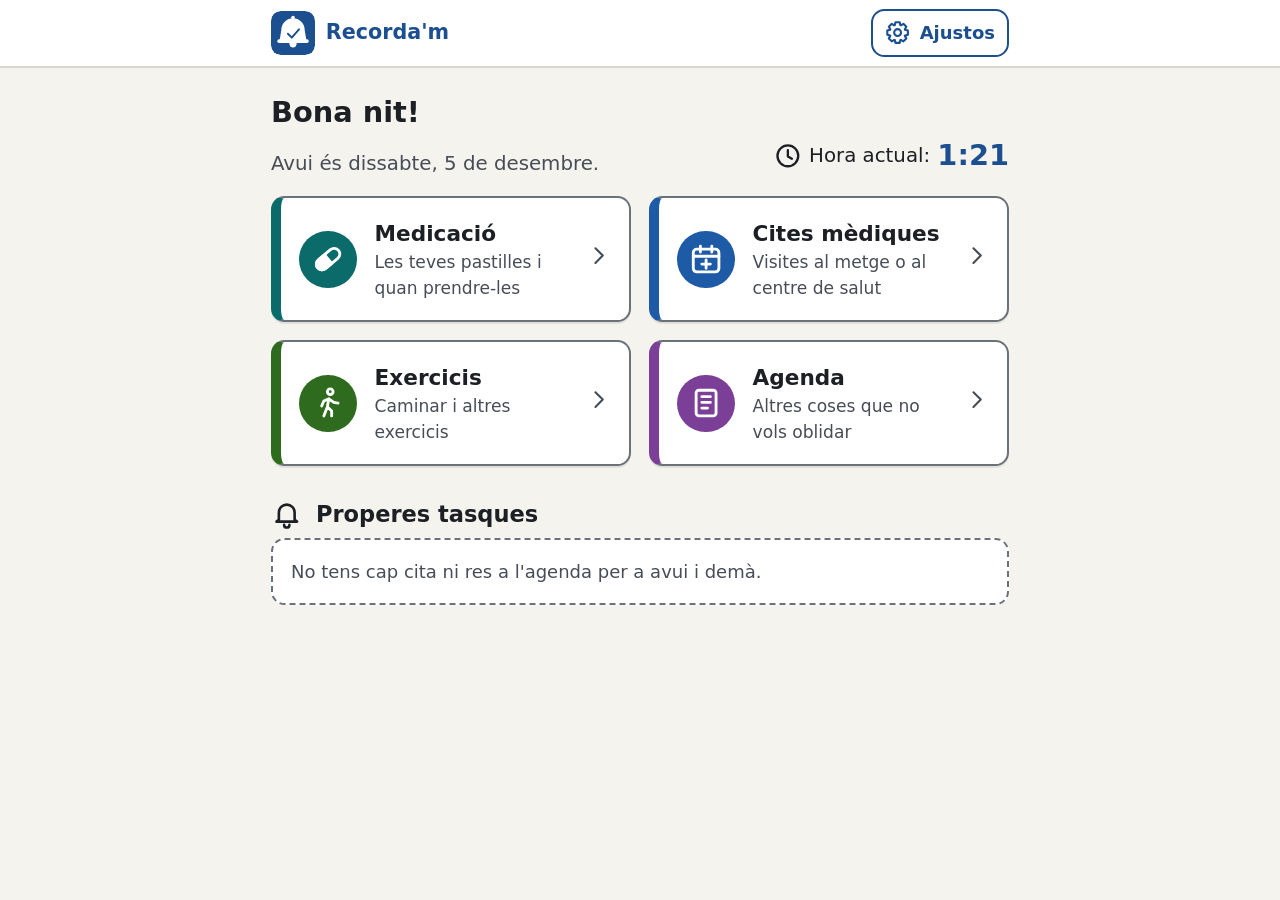
<file: index.html>
<!DOCTYPE html>
<html lang="ca">
<head>
  <meta charset="utf-8">
  <!-- No es bloqueja el zoom: la persona pot ampliar la pantalla amb els dits (WCAG 1.4.4). -->
  <meta name="viewport" content="width=device-width, initial-scale=1, viewport-fit=cover">
  <meta name="theme-color" content="#1B4F8F">
  <link rel="manifest" href="manifest.webmanifest">
  <link rel="apple-touch-icon" href="icones/apple-touch-icon.png">
  <meta name="mobile-web-app-capable" content="yes">
  <meta name="apple-mobile-web-app-capable" content="yes">
  <meta name="apple-mobile-web-app-title" content="Recorda'm">
  <meta name="apple-mobile-web-app-status-bar-style" content="default">
  <title>Recorda'm</title>
  <link rel="icon" type="image/svg+xml" href="icones/logo.svg">
  <link rel="icon" type="image/png" sizes="32x32" href="icones/favicon-32.png">
  <link rel="stylesheet" href="css/estils.css">
  <script src="js/tema.js"></script>
</head>
<body>
  <header class="capcalera">
    <div class="capcalera-dins">
      <a id="btn-inici" class="boto boto-capcalera" href="#inici">
        <span class="icona" data-icona="enrere" aria-hidden="true"></span>
        <span data-t="inici">Inici</span>
      </a>
      <span id="marca" class="marca">
        <img class="logo-icona" src="icones/logo.svg" alt="" width="40" height="40">
        <span class="logo-text">Recorda'm</span>
      </span>
      <button id="btn-ajustos" class="boto boto-capcalera" type="button" aria-haspopup="dialog">
        <span class="icona" data-icona="ajustos" aria-hidden="true"></span>
        <span data-t="ajustos">Ajustos</span>
      </button>
    </div>
  </header>

  <div id="avis-emmagatzematge" class="avis-sistema" hidden></div>

  <main id="contingut" class="contenidor" tabindex="-1">
    <noscript>
      <p>Recorda'm necessita JavaScript per funcionar. / Recorda'm necesita JavaScript para funcionar.</p>
    </noscript>
  </main>

  <!-- Zona que llegeixen els lectors de pantalla quan hi ha un missatge nou. -->
  <div id="anunci" class="visualment-amagat" aria-live="polite" aria-atomic="true"></div>

  <!-- Finestra: confirmar abans d'esborrar -->
  <dialog id="dlg-confirmar" class="finestra" aria-labelledby="confirmar-titol" aria-describedby="confirmar-text">
    <h2 id="confirmar-titol"></h2>
    <p id="confirmar-text"></p>
    <div class="botons-finestra">
      <button type="button" class="boto boto-perill" id="confirmar-si"></button>
      <button type="button" class="boto boto-secundari" id="confirmar-no"></button>
    </div>
  </dialog>

  <!-- Finestra: confirmar que una tasca està feta -->
  <dialog id="dlg-fet" class="finestra" aria-labelledby="fet-titol" aria-describedby="fet-text">
    <h2 id="fet-titol"></h2>
    <p id="fet-text"></p>
    <div class="botons-finestra">
      <button type="button" class="boto boto-principal" id="fet-si"></button>
      <button type="button" class="boto boto-secundari" id="fet-no"></button>
    </div>
  </dialog>

  <!-- Finestra: treure un recordatori (no esborra res, només l'avís) -->
  <dialog id="dlg-treure" class="finestra" aria-labelledby="treure-titol" aria-describedby="treure-text">
    <h2 id="treure-titol"></h2>
    <p id="treure-text"></p>
    <div class="botons-finestra">
      <button type="button" class="boto boto-principal" id="treure-una"></button>
      <button type="button" class="boto boto-secundari" id="treure-no"></button>
    </div>
  </dialog>

  <!-- Finestra: ajustos -->
  <dialog id="dlg-ajustos" class="finestra" aria-labelledby="ajustos-titol">
    <div id="ajustos-contingut"></div>
  </dialog>

  <!-- Finestra: avís (recordatori) -->
  <dialog id="dlg-avis" class="finestra finestra-avis" role="alertdialog" aria-labelledby="avis-titol" aria-describedby="avis-cos">
    <div id="avis-contingut"></div>
  </dialog>

  <script src="js/textos.js"></script>
  <script src="js/dades.js"></script>
  <script src="js/recordatoris.js"></script>
  <script src="js/app.js"></script>
  <script src="js/pwa.js"></script>
</body>
</html>
</file>
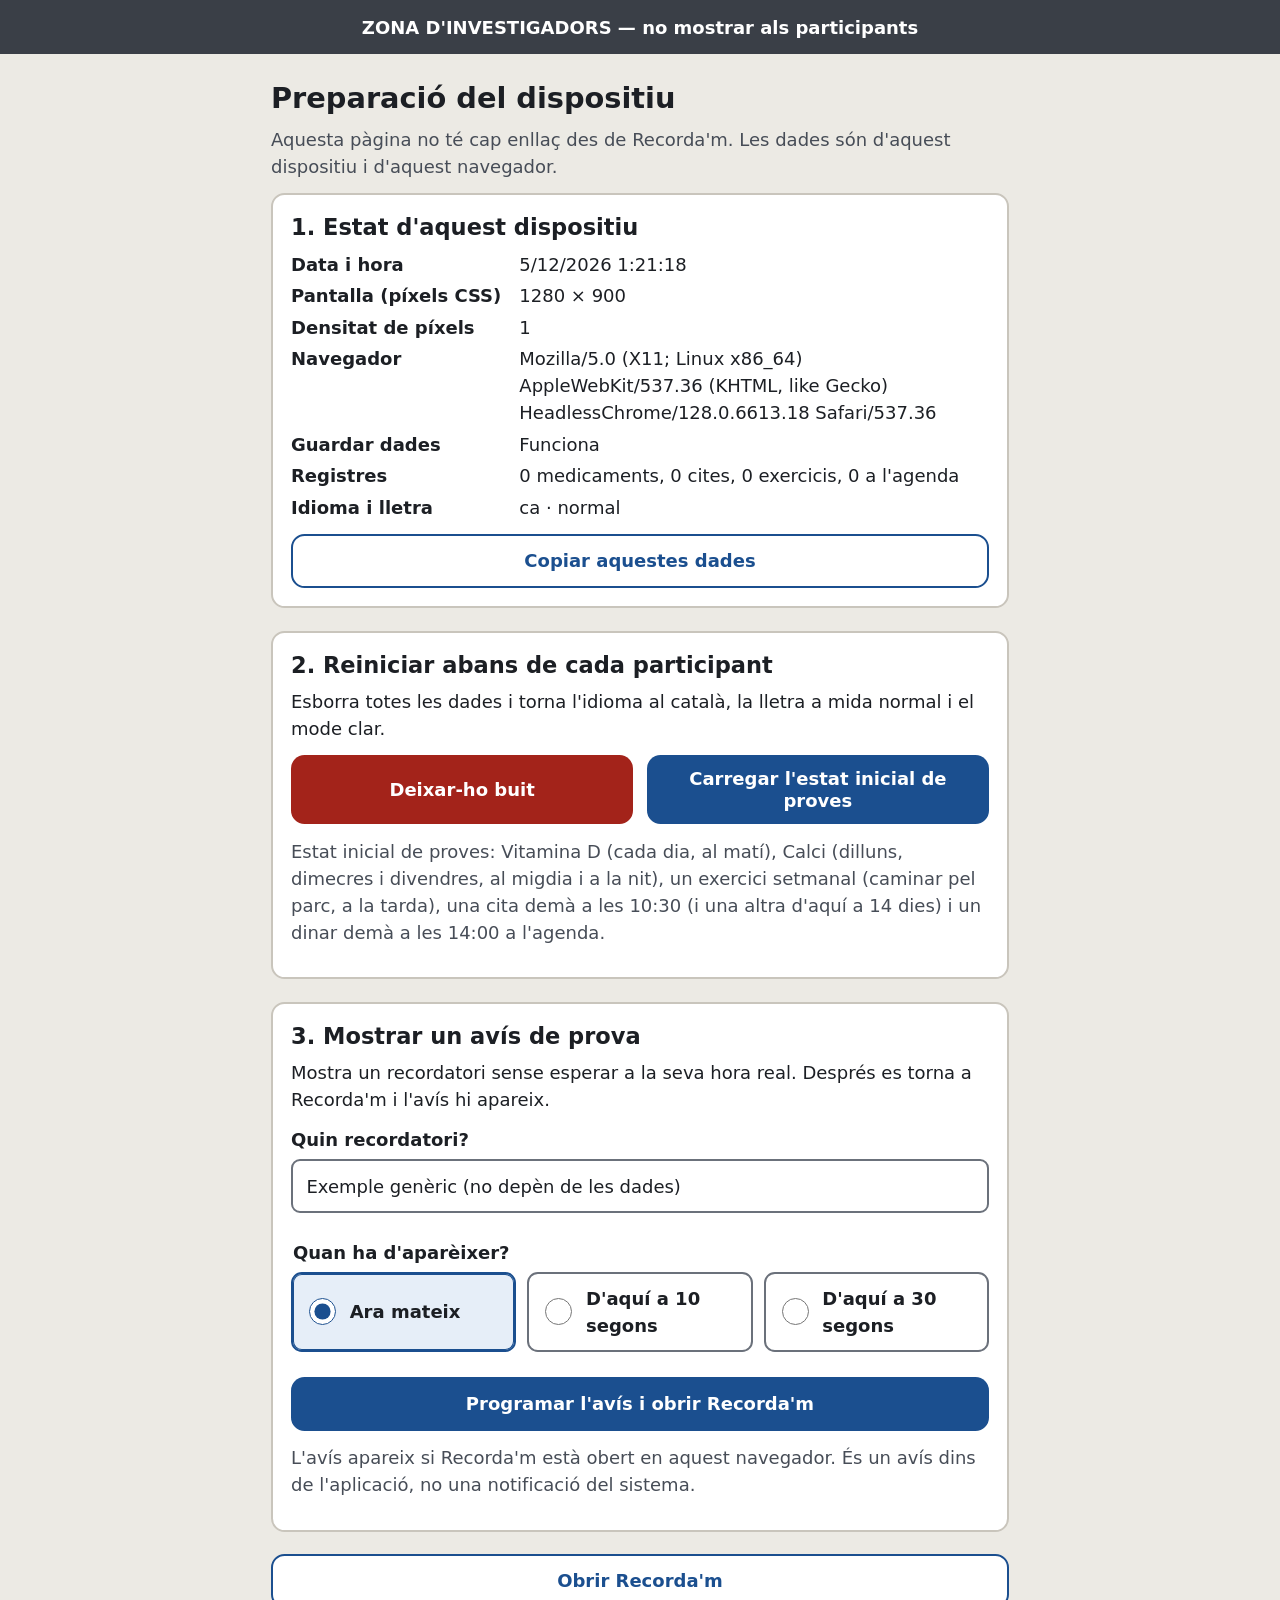
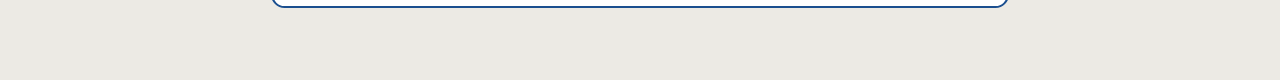
<file: investigadors.html>
<!DOCTYPE html>
<html lang="ca">
<head>
  <meta charset="utf-8">
  <meta name="viewport" content="width=device-width, initial-scale=1">
  <meta name="robots" content="noindex">
  <title>Recorda'm · Investigadors</title>
  <link rel="manifest" href="manifest.webmanifest">
  <link rel="icon" type="image/png" sizes="32x32" href="icones/favicon-32.png">
  <link rel="stylesheet" href="css/estils.css">
  <style>
    body { background: #ECEAE4; }
    .franja { background: #3A3F47; color: #fff; padding: 0.75rem 1rem; font-weight: 800; text-align: center; }
    .bloc { background: #fff; border: 2px solid #C9C5BC; border-radius: 0.75rem; padding: 1rem; margin-bottom: 1.25rem; }
    .bloc h2 { margin-top: 0; }
    dl { display: grid; grid-template-columns: max-content 1fr; gap: 0.25rem 1rem; margin: 0; }
    dt { font-weight: 700; }
    dd { margin: 0; overflow-wrap: anywhere; }
    select { margin-bottom: 1rem; }
  </style>
</head>
<body>
  <div class="franja">ZONA D'INVESTIGADORS — no mostrar als participants</div>
  <main class="contenidor" id="contingut">
    <h1>Preparació del dispositiu</h1>
    <p class="ajuda">Aquesta pàgina no té cap enllaç des de Recorda'm. Les dades són d'aquest dispositiu i d'aquest navegador.</p>

    <div id="resultat" aria-live="polite"></div>

    <section class="bloc" aria-labelledby="t-estat">
      <h2 id="t-estat">1. Estat d'aquest dispositiu</h2>
      <dl id="estat"></dl>
      <div class="fila-botons"><button type="button" class="boto boto-secundari" id="copiar">Copiar aquestes dades</button></div>
    </section>

    <section class="bloc" aria-labelledby="t-reinici">
      <h2 id="t-reinici">2. Reiniciar abans de cada participant</h2>
      <p>Esborra totes les dades i torna l'idioma al català, la lletra a mida normal i el mode clar.</p>
      <div class="fila-botons">
        <button type="button" class="boto boto-perill" id="reiniciar-buit">Deixar-ho buit</button>
        <button type="button" class="boto boto-principal" id="reiniciar-proves">Carregar l'estat inicial de proves</button>
      </div>
      <p class="ajuda" style="margin-top:0.75rem">Estat inicial de proves: Vitamina D (cada dia, al matí), Calci (dilluns, dimecres i divendres, al migdia i a la nit), un exercici setmanal (caminar pel parc, a la tarda), una cita demà a les 10:30 (i una altra d'aquí a 14 dies) i un dinar demà a les 14:00 a l'agenda.</p>
    </section>

    <section class="bloc" aria-labelledby="t-demo">
      <h2 id="t-demo">3. Mostrar un avís de prova</h2>
      <p>Mostra un recordatori sense esperar a la seva hora real. Després es torna a Recorda'm i l'avís hi apareix.</p>
      <div class="camp">
        <label for="tria-avis">Quin recordatori?</label>
        <select id="tria-avis"></select>
      </div>
      <fieldset>
        <legend>Quan ha d'aparèixer?</legend>
        <div class="opcions">
          <label class="opcio"><input type="radio" name="retard" value="0" checked><span>Ara mateix</span></label>
          <label class="opcio"><input type="radio" name="retard" value="10"><span>D'aquí a 10 segons</span></label>
          <label class="opcio"><input type="radio" name="retard" value="30"><span>D'aquí a 30 segons</span></label>
        </div>
      </fieldset>
      <div class="fila-botons"><button type="button" class="boto boto-principal" id="programar-demo">Programar l'avís i obrir Recorda'm</button></div>
      <p class="ajuda" style="margin-top:0.75rem">L'avís apareix si Recorda'm està obert en aquest navegador. És un avís dins de l'aplicació, no una notificació del sistema.</p>
    </section>

    <div class="fila-botons"><a class="boto boto-secundari boto-ample" href="index.html#inici">Obrir Recorda'm</a></div>
  </main>

  <dialog id="dlg-reinici" class="finestra" aria-labelledby="reinici-titol">
    <h2 id="reinici-titol">Segur?</h2>
    <p id="reinici-text"></p>
    <div class="botons-finestra">
      <button type="button" class="boto boto-perill" id="reinici-si">Sí, reiniciar</button>
      <button type="button" class="boto boto-secundari" id="reinici-no">No</button>
    </div>
  </dialog>

  <script src="js/textos.js"></script>
  <script src="js/dades.js"></script>
  <script src="js/recordatoris.js"></script>
  <script src="js/pwa.js"></script>
  <script>
    'use strict';
    const NOMS_CAT = { med: 'Medicació', cites: 'Cita', act: 'Exercici', agenda: 'Agenda' };

    function escriure(text, tipus) {
      document.getElementById('resultat').innerHTML =
        '<div class="missatge ' + (tipus === 'error' ? 'missatge-error' : 'missatge-ok') + '"><div class="text"></div></div>';
      document.querySelector('#resultat .text').textContent = text;
    }

    function mostrarEstat() {
      const d = llegirDades();
      const files = [
        ['Data i hora', new Date().toLocaleString('ca-ES')],
        ['Pantalla (píxels CSS)', window.innerWidth + ' × ' + window.innerHeight],
        ['Densitat de píxels', String(window.devicePixelRatio)],
        ['Navegador', navigator.userAgent],
        ['Guardar dades', emmagatzematgeDisponible ? 'Funciona' : 'NO funciona (navegació privada?)'],
        ['Registres', d.medicaments.length + ' medicaments, ' + d.cites.length + ' cites, ' + d.activitats.length + ' exercicis, ' + d.agenda.length + ' a l\'agenda'],
        ['Idioma i lletra', d.ajustos.idioma + ' · ' + d.ajustos.mida],
      ];
      const dl = document.getElementById('estat');
      dl.innerHTML = '';
      files.forEach(function (f) {
        const dt = document.createElement('dt'); dt.textContent = f[0];
        const dd = document.createElement('dd'); dd.textContent = f[1];
        dl.append(dt, dd);
      });
      omplirAvisos(d);
    }

    function omplirAvisos(d) {
      const sel = document.getElementById('tria-avis');
      const propers = propersRecordatoris(d, new Date(), 14, 12);
      sel.innerHTML = '';
      const ex = document.createElement('option');
      ex.value = ''; ex.textContent = 'Exemple genèric (no depèn de les dades)';
      propers.forEach(function (o) {
        const op = document.createElement('option');
        op.value = o.clau;
        op.textContent = NOMS_CAT[o.cat] + ' · ' + o.titol + ' · ' + o.data + ' ' + (o.moment ? o.moment : o.hora);
        sel.append(op);
      });
      sel.append(ex);
    }

    function reiniciar(dades, nom) {
      const dlg = document.getElementById('dlg-reinici');
      document.getElementById('reinici-text').textContent = 'S\'esborraran totes les dades d\'aquest dispositiu i es farà això: ' + nom + '.';
      document.getElementById('reinici-no').onclick = function () { dlg.close(); };
      document.getElementById('reinici-si').onclick = function () { dlg.close(); ferReinici(dades, nom); };
      dlg.showModal();
      document.getElementById('reinici-no').focus();
    }

    function ferReinici(dades, nom) {
      esborrarDemo();
      const ok = guardarDades(dades);
      mostrarEstat();
      escriure(ok ? 'Fet: ' + nom + '. Ja pots obrir Recorda\'m per al participant següent.' : 'No s\'han pogut guardar les dades en aquest navegador.', ok ? 'ok' : 'error');
    }

    document.getElementById('reiniciar-buit').onclick = function () { reiniciar(dadesBuides(), 'deixar-ho buit'); };
    document.getElementById('reiniciar-proves').onclick = function () { reiniciar(dadesInicialsDeProves(), 'carregar l\'estat inicial de proves'); };

    document.getElementById('programar-demo').onclick = function () {
      const clau = document.getElementById('tria-avis').value || null;
      const segons = Number(document.querySelector('input[name="retard"]:checked').value);
      if (!programarDemo(clau, Date.now() + segons * 1000)) { escriure('No s\'ha pogut programar l\'avís.', 'error'); return; }
      location.href = 'index.html#inici';
    };

    document.getElementById('copiar').onclick = function () {
      const text = Array.from(document.querySelectorAll('#estat dt')).map(function (dt) { return dt.textContent + ': ' + dt.nextElementSibling.textContent; }).join('\n');
      if (navigator.clipboard) navigator.clipboard.writeText(text).then(function () { escriure('Dades copiades. Enganxa-les a la fitxa d\'observació.'); }, function () { escriure('No s\'han pogut copiar. Copia-les a mà.', 'error'); });
      else escriure('Aquest navegador no permet copiar. Copia-les a mà.', 'error');
    };

    try { localStorage.setItem('recordam.prova', '1'); localStorage.removeItem('recordam.prova'); } catch (e) { emmagatzematgeDisponible = false; }
    mostrarEstat();
  </script>
</body>
</html>
</file>
<file: css/estils.css>
/* estils.css — Aspecte de Recorda'm
   Totes les mides van en «rem»: quan la persona tria una lletra més gran, tot creix junt.
   Normal = 18 px, Gran = 22 px, Molt gran = 26 px (si el navegador té la mida per defecte de 16 px). */

:root {
  --fons: #F5F3EE;
  --superficie: #FFFFFF;
  --text: #1C1F24;            /* sobre blanc: 16,5:1 */
  --text-suau: #474D57;       /* sobre blanc: 8,5:1 */
  --vora: #6B717B;            /* vores de camps i targetes: 4,9:1 */
  --primari: #1B4F8F;         /* botons principals, text blanc a sobre: 8,2:1 */
  --primari-fosc: #133A6A;
  --primari-suau: #E6EEF8;
  --perill: #A3231A;          /* esborrar, text blanc a sobre: 7,5:1 */
  --perill-suau: #FBECEA;
  --exit: #1E6B34;            /* confirmacions: 5,8:1 sobre el seu fons verd clar */
  --exit-suau: #E7F4EA;
  --error: #A3231A;
  --focus: #0B57D0;

  /* Un color per a cada funció. Sempre van acompanyats d'icona i text. */
  --c-med: #0B6B6B;
  --c-cites: #1D5BA6;
  --c-act: #2F6B1F;
  --c-agenda: #7B3F98;

  /* Colors auxiliars (també canvien amb el mode fosc) */
  --camp: #FFFFFF;             /* fons dels camps de formulari i de les opcions */
  --vora-suau: #D9D6CF;        /* línies separadores (capçalera) */
  --vora-targeta: #C9C5BC;     /* vora de les targetes */
  --sobre-primari: #FFFFFF;    /* text sobre el color primari */
  --sobre-perill: #FFFFFF;     /* text sobre el color de perill */
  --sobre-cat: #FFFFFF;        /* icona sobre el cercle de color de cada funció */
  --hover-cat: #FBFAF7;
  --pendent-fons: #F1EFEA;
  --text-ok: #12401F;
  --text-error: #6E1712;
  --avis-fons: #FFF4D6;
  --avis-vora: #8A6100;
  --alerta-fons: #A3231A;      /* franja vermella «Ha passat l'hora!» */
  --alerta-fons-2: #5E100B;
  --alerta-text: #FFFFFF;
  --desar: #1E6B34;            /* botó Desar (verd), text blanc a sobre: 6,2:1 */
  --sobre-desar: #FFFFFF;
  --cancela: #A3231A;          /* botó Cancel·lar (vermell), text blanc a sobre: 7,5:1 */
  --sobre-cancela: #FFFFFF;
  color-scheme: light;

  --radi: 0.75rem;
  --espai: 1rem;
}

/* ---------- Mode fosc (es tria a Ajustos). Tots els parells de colors compleixen un contrast mínim de 4,5:1 ---------- */
html[data-tema="fosc"] {
  --fons: #12151A;
  --superficie: #1C2027;
  --camp: #14171C;
  --text: #ECEFF4;            /* sobre superfície: 14,2:1 */
  --text-suau: #B8C0CC;       /* 8,9:1 */
  --vora: #8791A0;            /* 5,1:1 */
  --vora-suau: #343A45;
  --vora-targeta: #4A5160;
  --primari: #8DB8F2;
  --primari-fosc: #B2D1F7;
  --primari-suau: #1F2F47;
  --sobre-primari: #0B1D36;
  --perill: #FF9A91;
  --perill-suau: #3A1C1B;
  --sobre-perill: #2A0806;
  --exit: #86DB9F;
  --exit-suau: #1B3324;
  --error: #FF9A91;
  --focus: #FFD166;
  --c-med: #4FD8CF;
  --c-cites: #86B6FF;
  --c-act: #93DE78;
  --c-agenda: #DDA8F5;
  --sobre-cat: #0F1318;
  --hover-cat: #232832;
  --pendent-fons: #262B33;
  --text-ok: #D2F2DC;
  --text-error: #FFD9D5;
  --avis-fons: #3B3216;
  --avis-vora: #E0B341;
  --alerta-fons: #C62828;
  --alerta-fons-2: #7F1410;
  --alerta-text: #FFFFFF;
  --desar: #86DB9F;
  --sobre-desar: #07200F;
  --cancela: #FF9A91;
  --sobre-cancela: #2A0806;
  color-scheme: dark;
}

html { font-size: 112.5%; -webkit-text-size-adjust: 100%; text-size-adjust: 100%;
  scroll-padding-top: 6rem; /* la capçalera fixa no tapa l'element que té el focus (WCAG 2.4.11) */
  scroll-padding-bottom: 7rem; /* la barra fixa de Desar / Cancel·lar tampoc */ }
html[data-mida="gran"] { font-size: 137.5%; }
html[data-mida="molt-gran"] { font-size: 162.5%; }

*, *::before, *::after { box-sizing: border-box; }
[hidden] { display: none !important; }

body {
  margin: 0;
  background: var(--fons);
  color: var(--text);
  font-family: system-ui, -apple-system, "Segoe UI", Roboto, "Helvetica Neue", Arial, sans-serif;
  line-height: 1.5;
  overflow-wrap: break-word;
}

h1, h2, h3 { line-height: 1.25; margin: 0 0 0.5rem; }
/* Els títols no superen una part de l'amplada de la pantalla: així una paraula llarga
   («recordatoris») cap en un mòbil petit encara que la lletra sigui molt gran. */
h1 { font-size: min(1.6rem, 9vw); }
h2 { font-size: min(1.25rem, 7.5vw); margin-top: 1.75rem; }
h1, h2, h3, .boto-cat .nom, .boto { overflow-wrap: anywhere; }
h3 { font-size: 1.1rem; }
p { margin: 0 0 0.75rem; }

.visualment-amagat {
  position: absolute !important; width: 1px; height: 1px; padding: 0; margin: -1px;
  overflow: hidden; clip: rect(0 0 0 0); white-space: nowrap; border: 0;
}

/* Focus ben visible quan s'utilitza el teclat */
:focus-visible { outline: 3px solid var(--focus); outline-offset: 3px; border-radius: 4px; }
main:focus, h1:focus { outline: none; }

/* ---------- Capçalera ---------- */
.capcalera {
  position: sticky; top: 0; z-index: 10;
  background: var(--superficie);
  border-bottom: 2px solid var(--vora-suau);
  padding-top: env(safe-area-inset-top);
}
.capcalera-dins {
  max-width: 44rem; margin: 0 auto;
  display: flex; flex-wrap: wrap; align-items: center; justify-content: space-between;
  gap: 0.5rem; padding: 0.5rem var(--espai);
}
.marca { display: inline-flex; align-items: center; gap: 0.6rem; font-weight: 800; font-size: min(1.15rem, 6vw, 22px); color: var(--primari); }
.logo-icona { width: min(2.5rem, 11vw); height: min(2.5rem, 11vw); max-width: 44px; max-height: 44px; flex: none; border-radius: 22%; }
/* La capçalera es manté compacta amb qualsevol mida de lletra, perquè no tapi la pantalla en mòbils petits. */
.capcalera .boto-capcalera { font-size: min(1rem, 5vw, 20px); min-height: 48px; padding: 6px 12px; background: var(--superficie); color: var(--primari); border: 2px solid var(--primari); }
.boto-capcalera:hover { background: var(--primari-suau); }

.contenidor {
  max-width: 44rem; margin: 0 auto;
  padding: var(--espai) var(--espai) 4rem;
  padding-left: max(var(--espai), env(safe-area-inset-left));
  padding-right: max(var(--espai), env(safe-area-inset-right));
}

.avis-sistema { background: var(--avis-fons); border-bottom: 2px solid var(--avis-vora); padding: 0.75rem var(--espai); text-align: center; font-weight: 600; }

/* ---------- Icones ---------- */
.icona { display: inline-flex; width: 1.4em; height: 1.4em; flex: none; }
.icona svg { width: 100%; height: 100%; }

/* ---------- Botons ---------- */
.boto {
  display: inline-flex; flex-wrap: wrap; align-items: center; justify-content: center; gap: 0.25rem 0.5rem;
  min-height: 3rem; min-width: 3rem;
  padding: 0.6rem 1.1rem;
  border-radius: var(--radi);
  border: 2px solid transparent;
  font: inherit; font-weight: 700; line-height: 1.2; text-align: center;
  text-decoration: none; cursor: pointer;
  touch-action: manipulation; /* evita el zoom accidental amb doble toc */
  position: relative;
}
.boto-principal { background: var(--primari); color: var(--sobre-primari); }
.boto-principal:hover { background: var(--primari-fosc); }
.boto-secundari { background: var(--superficie); color: var(--primari); border-color: var(--primari); }
.boto-secundari:hover { background: var(--primari-suau); }
.boto-perill { background: var(--perill); color: var(--sobre-perill); }
.boto-perill-suau { background: var(--superficie); color: var(--perill); border-color: var(--perill); }
.boto-perill-suau:hover { background: var(--perill-suau); }
.boto-ample { width: 100%; }
.boto:active { transform: translateY(1px); }

.fila-botons { display: flex; flex-wrap: wrap; gap: 0.75rem; margin-top: 0.75rem; }
.fila-botons .boto { flex: 1 1 8rem; }

/* ---------- Inici ---------- */
.salutacio { margin-bottom: 1rem; }
.salutacio p { font-size: 1.1rem; color: var(--text-suau); }
/* Data a l'esquerra i hora a la dreta, a la mateixa línia (si no hi caben, l'hora baixa i queda a la dreta) */
.salutacio-fila { display: flex; flex-wrap: wrap; align-items: baseline; justify-content: space-between; gap: 0.1rem 1rem; }
.salutacio-fila p { margin: 0; }
.salutacio .hora-actual { display: flex; flex-wrap: wrap; align-items: center; gap: 0 0.4rem; color: var(--text); margin-left: auto; }
.salutacio { container-type: inline-size; }
/* Al mòbil (poc espai): s'amaga el text «Hora actual:» (queda el rellotge i l'hora, i els lectors de pantalla el segueixen llegint)
   perquè la data i l'hora càpiguen a la mateixa línia. */
@container (max-width: 31rem) {
  .salutacio .data-avui { font-size: 1.05rem; }
  .salutacio .data-pref { position: absolute; width: 1px; height: 1px; overflow: hidden; clip: rect(0 0 0 0); white-space: nowrap; }
  .salutacio .data-avui::first-letter { text-transform: uppercase; }
  .salutacio-fila { gap: 0.1rem 0.6rem; }
  .salutacio .hora-actual > span:not(.icona) { position: absolute; width: 1px; height: 1px; overflow: hidden; clip: rect(0 0 0 0); white-space: nowrap; }
  .salutacio .hora-actual strong { font-size: 1.5rem; }
}
.salutacio .hora-actual strong { font-size: 1.6rem; line-height: 1.1; font-variant-numeric: tabular-nums; color: var(--primari); }

.graella-cat { list-style: none; margin: 0; padding: 0; display: grid; gap: 1rem; grid-template-columns: repeat(auto-fit, minmax(min(17rem, 100%), 1fr)); grid-auto-rows: 1fr; }
/* Cada botó omple tota la seva cel·la: així tots fan la mateixa alçada, tant en català com en castellà
   (abans, un text més curt feia el botó més baix). */
.graella-cat > li { display: flex; }
.graella-cat > li > .boto-cat { flex: 1 1 auto; width: 100%; }
.boto-cat {
  display: flex; flex-wrap: wrap; align-items: center; gap: 1rem;
  min-height: 7rem; padding: 1rem;
  background: var(--superficie); color: var(--text); text-decoration: none;
  border: 2px solid var(--vora); border-left: 0.6rem solid var(--color-cat);
  border-radius: var(--radi);
  box-shadow: 0 2px 0 rgba(0,0,0,0.08);
  touch-action: manipulation;
}
.boto-cat:hover { background: var(--hover-cat); }
.boto-cat .cercle { display: inline-flex; align-items: center; justify-content: center; width: 3.2rem; height: 3.2rem; border-radius: 50%; background: var(--color-cat); color: var(--sobre-cat); flex: none; }
.boto-cat .cercle .icona { width: 1.9rem; height: 1.9rem; }
.boto-cat > span:nth-child(2) { flex: 1 1 6rem; min-width: 0; }
.boto-cat .nom { display: block; font-size: min(1.2rem, 7.5vw); font-weight: 800; }
html[data-mida="molt-gran"] .boto-cat .fletxa { display: none; }
.boto-cat .desc { display: block; color: var(--text-suau); font-size: 0.95rem; }
.boto-cat .fletxa { margin-left: auto; color: var(--text-suau); }

.cat-med { --color-cat: var(--c-med); }
.cat-cites { --color-cat: var(--c-cites); }
.cat-act { --color-cat: var(--c-act); }
.cat-agenda { --color-cat: var(--c-agenda); }

/* ---------- Seccions ---------- */
.titol-seccio { display: flex; align-items: center; gap: 0.75rem; }
.titol-seccio .cercle { display: inline-flex; align-items: center; justify-content: center; width: 2.6rem; height: 2.6rem; border-radius: 50%; background: var(--color-cat); color: var(--sobre-cat); flex: none; }
.titol-seccio .cercle .icona { width: 1.6rem; height: 1.6rem; }
.ajuda { color: var(--text-suau); }
.buit { padding: 1rem; background: var(--superficie); border: 2px dashed var(--vora); border-radius: var(--radi); color: var(--text-suau); }

.llista { list-style: none; margin: 0; padding: 0; display: grid; gap: 1rem; }
.targeta {
  background: var(--superficie);
  border: 2px solid var(--vora-targeta); border-left: 0.5rem solid var(--color-cat);
  border-radius: var(--radi);
  padding: 1rem;
}
.targeta h3 { margin-bottom: 0.25rem; }
.targeta .linia { margin: 0.15rem 0; }
.targeta .linia-avis { display: flex; align-items: center; gap: 0.4rem; color: var(--text-suau); font-weight: 600; }
.passat { opacity: 0.85; }

.etiqueta-cat {
  display: inline-flex; align-items: center; gap: 0.35rem;
  font-size: 0.9rem; font-weight: 700; color: var(--color-cat);
  margin-bottom: 0.25rem;
}
.etiqueta-cat .icona { width: 1.2em; height: 1.2em; }

.dia-grup { margin-top: 1.5rem; }

/* Estat de les preses */
.estat { display: inline-flex; align-items: center; gap: 0.35rem; font-weight: 800; padding: 0.15rem 0.6rem; border-radius: 999px; border: 2px solid; }
.estat-feta { color: var(--exit); background: var(--exit-suau); border-color: var(--exit); }
.estat-pendent { color: var(--text-suau); background: var(--pendent-fons); border-color: var(--vora); }
.presa { display: flex; flex-wrap: wrap; align-items: center; justify-content: space-between; gap: 0.75rem; }
.presa .dades-presa { flex: 1 1 12rem; }

/* ---------- Missatges ---------- */
.missatge {
  display: flex; align-items: flex-start; gap: 0.75rem;
  padding: 1rem; margin-bottom: 1rem;
  border-radius: var(--radi); border: 2px solid;
  font-weight: 600;
}
.missatge .icona { width: 1.6rem; height: 1.6rem; margin-top: 0.1rem; }
.missatge-ok { background: var(--exit-suau); border-color: var(--exit); color: var(--text-ok); }
.missatge-error { background: var(--perill-suau); border-color: var(--error); color: var(--text-error); }
.missatge .text { flex: 1; }
.missatge .boto { min-height: 2.75rem; padding: 0.3rem 0.8rem; }

/* ---------- Formularis ---------- */
form { margin-top: 1rem; }
.camp { margin-bottom: 1.4rem; }
.camp > label, .camp > .etiqueta, fieldset > legend { display: block; font-weight: 700; margin-bottom: 0.35rem; }
.marca-oblig { font-weight: 400; color: var(--text-suau); }
.camp .ajuda { font-size: 0.95rem; margin: -0.2rem 0 0.4rem; }
input[type="text"], input[type="date"], input[type="time"], textarea, select {
  display: block; width: 100%; max-width: 100%;
  min-height: 3rem;
  padding: 0.5rem 0.75rem;
  font: inherit; color: var(--text);
  background: var(--camp);
  border: 2px solid var(--vora); border-radius: 0.5rem;
  -webkit-appearance: none; appearance: none;
}
input[type="date"], input[type="time"] { min-width: 0; }
input::-webkit-date-and-time-value { text-align: left; }
textarea { min-height: 6rem; resize: vertical; }
[aria-invalid="true"] { border-color: var(--error) !important; border-width: 3px !important; }
.error-camp { display: flex; gap: 0.4rem; align-items: flex-start; color: var(--error); font-weight: 700; margin: 0.35rem 0 0; }
.error-camp .icona { width: 1.3em; height: 1.3em; margin-top: 0.1em; }

fieldset { border: 0; padding: 0; margin: 0 0 1.4rem; min-width: 0; }
.opcions { display: grid; gap: 0.6rem; grid-template-columns: repeat(auto-fit, minmax(min(11rem, 100%), 1fr)); }
.opcio {
  font-size: min(1rem, 6.5vw);
  display: flex; align-items: center; gap: 0.75rem;
  min-height: 3rem; padding: 0.6rem 0.9rem;
  background: var(--camp); border: 2px solid var(--vora); border-radius: 0.6rem;
  cursor: pointer; font-weight: 600;
  touch-action: manipulation;
}
.opcio span { min-width: 0; overflow-wrap: anywhere; }
.opcio span .icona { vertical-align: middle; margin-right: 0.5rem; }
.opcio input { width: 1.5rem; height: 1.5rem; margin: 0; flex: none; accent-color: var(--primari); }
.opcio:has(input:checked) { border-color: var(--primari); background: var(--primari-suau); box-shadow: inset 0 0 0 1px var(--primari); }
.opcio:has(input:focus-visible) { outline: 3px solid var(--focus); outline-offset: 2px; }

.data-rapida { display: flex; flex-wrap: wrap; gap: 0.5rem; align-items: stretch; }
.data-rapida input { flex: 1 1 10rem; width: auto; }
.data-rapida .boto { flex: 0 0 auto; min-height: 3rem; padding: 0.4rem 0.9rem; }

.fila-hora { display: flex; gap: 0.5rem; align-items: stretch; margin-bottom: 0.6rem; }
.fila-hora input { flex: 1 1 auto; width: auto; }

.amagat { display: none !important; }

/* Barra fixa a baix de tots els formularis: Cancel·lar (vermell) a l'esquerra i Desar (verd) a la dreta. */
.botons-form {
  position: fixed; left: 0; right: 0; bottom: 0; z-index: 9;
  background: var(--superficie); border-top: 3px solid var(--vora-targeta);
  padding: 0.6rem max(var(--espai), env(safe-area-inset-right)) calc(0.6rem + env(safe-area-inset-bottom)) max(var(--espai), env(safe-area-inset-left));
}
.botons-form-dins { max-width: 44rem; margin: 0 auto; display: flex; gap: 0.75rem; }
.botons-form .boto { flex: 1 1 0; min-width: 0; min-height: 3.4rem; font-size: min(1.05rem, 4.7vw); flex-wrap: nowrap; overflow-wrap: normal; gap: 0.35rem; padding-left: 0.5rem; padding-right: 0.5rem; }
.botons-form .icona { width: 1.1em; height: 1.1em; }
.boto-desar { background: var(--desar); color: var(--sobre-desar); }
.boto-desar:hover { filter: brightness(0.92); }
.boto-cancela { background: var(--cancela); color: var(--sobre-cancela); }
.boto-cancela:hover { filter: brightness(0.92); }
/* La pantalla deixa lloc a sota perquè la barra fixa no tapi l'últim camp */
.contenidor:has(.botons-form) { padding-bottom: 7.5rem; }
html[data-mida="molt-gran"] .contenidor:has(.botons-form) { padding-bottom: 10rem; }

/* ---------- Finestres (diàlegs) ---------- */
.finestra {
  width: min(32rem, calc(100vw - 2rem));
  max-height: calc(100dvh - 2rem);
  padding: 1.25rem;
  border: 3px solid var(--text); border-radius: 1rem;
  background: var(--superficie); color: var(--text);
  overflow-y: auto;
}
.finestra::backdrop { background: rgba(20, 22, 26, 0.6); }
.finestra h2 { margin-top: 0; }
.botons-finestra { display: flex; flex-wrap: wrap; gap: 0.75rem; margin-top: 1rem; }
.botons-finestra .boto { flex: 1 1 9rem; }

.finestra-avis { border-color: var(--color-cat, var(--primari)); border-width: 4px; }
.avis-cap { display: flex; align-items: center; gap: 0.6rem; font-size: 1.1rem; font-weight: 800; color: var(--primari); margin-bottom: 0.75rem; }
.avis-cap .icona { width: 1.8rem; height: 1.8rem; }
.avis-titol { font-size: 1.5rem; margin: 0.25rem 0 0.5rem; }
.avis-peu { font-size: 0.85rem; color: var(--text-suau); margin-top: 1rem; }

.grup-ajust { margin-bottom: 1.25rem; }
.mostra-mida { font-weight: 800; }

/* Mòbils molt estrets (360 px o menys): menys marge perquè el text gran hi càpiga */
@media (max-width: 360px) {
  :root { --espai: 0.75rem; }
  .targeta, .boto-cat { padding: 0.75rem; }
  .boto { padding-left: 0.6rem; padding-right: 0.6rem; }
  .finestra { width: calc(100vw - 1rem); padding: 0.9rem; }
  .opcio { padding: 0.5rem 0.6rem; gap: 0.5rem; }
}

/* Pantalles amples (tauletes): una mica més d'aire */
@media (min-width: 48rem) {
  :root { --espai: 1.5rem; }
}

/* Redueix les animacions si la persona ho ha demanat al sistema */
@media (prefers-reduced-motion: reduce) {
  * { transition: none !important; animation: none !important; }
}

/* ---------- Treure un recordatori (la «x» de la targeta) ---------- */
.targeta-cap { display: flex; flex-wrap: wrap; align-items: flex-start; justify-content: space-between; gap: 0.5rem; }
.targeta-cap .etiqueta-cat { margin-bottom: 0; align-self: center; }
.boto-treure {
  min-height: 3rem; min-width: 3rem; padding: 0.3rem 0.8rem;
  background: var(--superficie); color: var(--text-suau); border-color: var(--vora);
  font-size: 0.95rem; margin-left: auto;
}
.boto-treure:hover { background: var(--perill-suau); color: var(--perill); border-color: var(--perill); }
.boto-treure .icona { width: 1.2em; height: 1.2em; }

/* ---------- Tasques fetes i tasques que han passat d'hora ---------- */

.alerta-vencuda {
  display: flex; align-items: flex-start; gap: 0.6rem;
  margin: 0.5rem 0 0.6rem; padding: 0.7rem 0.9rem;
  background: var(--alerta-fons); color: var(--alerta-text);
  border-radius: 0.5rem; font-weight: 800; line-height: 1.3;
}
.alerta-vencuda .icona { width: 1.6rem; height: 1.6rem; margin-top: 0.05rem; }

/* Pampallugueig suau (menys d'un cop per segon) només si la persona no ha demanat menys moviment.
   El missatge es veu igual de bé, parpellegi o no. */
@keyframes pampallugues { 0%, 100% { background: var(--alerta-fons); } 50% { background: var(--alerta-fons-2); } }
@keyframes ressalt { 0%, 100% { box-shadow: 0 0 0 0 rgba(163, 35, 26, 0.55); } 50% { box-shadow: 0 0 0 0.45rem rgba(163, 35, 26, 0); } }
@media (prefers-reduced-motion: no-preference) {
  .alerta-vencuda { animation: pampallugues 1.6s ease-in-out infinite; }
}

/* ---------- Tasques compactes (Properes tasques) ---------- */
/* La llista és el «contenidor»: la distribució depèn de l'amplada real de la targeta
   (i de la mida de la lletra), no només de la pantalla. */
.llista-tasques { gap: 0.5rem; container-type: inline-size; }

/* Distribució per defecte (mòbil): hora | text, i a sota una fila amb els botons repartits */
.tasca {
  display: grid; grid-template-columns: 3.9rem 1fr; gap: 0.4rem 0.7rem; align-items: baseline;
  padding: 0.5rem 0.8rem;
}
/* L'hora té una columna d'amplada fixa: els títols de totes les targetes queden alineats */
.tasca-hora { font-size: 1.25rem; font-weight: 800; line-height: 1.25; font-variant-numeric: tabular-nums; }
.tasca-cos { min-width: 0; display: flex; flex-direction: column; gap: 0.15rem; }
.tasca-titol { font-size: 1.1rem; margin: 0; line-height: 1.25; }
.tasca-meta { display: flex; flex-wrap: wrap; align-items: center; gap: 0.2rem 0.7rem; margin: 0; font-size: 0.9rem; color: var(--text-suau); }
.tasca-meta .etiqueta-cat { margin: 0; font-size: 0.9rem; }
.tasca-dia { font-weight: 700; }
.tasca-meta .estat { padding: 0 0.5rem; font-size: 0.9rem; }
.tasca-detall { margin: 0; font-size: 0.9rem; color: var(--text-suau); }

.tasca-botons { grid-column: 1 / -1; display: flex; flex-wrap: wrap; gap: 0.6rem; align-self: stretch; }
.boto-compacte { min-height: 2.75rem; padding: 0.2rem 0.9rem; font-size: 0.95rem; white-space: nowrap; flex: 1 1 7rem; flex-wrap: nowrap; }
.boto-compacte .icona { width: 1.15em; height: 1.15em; }
.tasca-botons .boto-treure { margin-left: 0; }

/* Targeta ampla (tauleta o ordinador): hora | text | botons a la dreta, centrats en vertical */
@container (min-width: 34rem) {
  .tasca { grid-template-columns: 3.9rem 1fr auto; gap: 0 1rem; align-items: baseline; padding: 0.7rem 1rem; }
  .tasca-botons { grid-column: 3; flex-wrap: nowrap; align-self: center; justify-content: flex-end; }
  /* Mateixa amplada a tots els botons: així «Fet» i «Treure» queden en columna a totes les targetes */
  .boto-compacte { flex: 0 0 7.5rem; padding-left: 0.4rem; padding-right: 0.4rem; }
  /* Llista de 7 dies: tres botons → dos a dalt i el tercer a sota, perquè el text tingui lloc */
  .tasca-complet .tasca-botons { flex-wrap: wrap; width: 16.2rem; }
}

.tasca-feta { background: var(--exit-suau); border-color: var(--exit); border-left-color: var(--color-cat); }
.tasca-vencuda { border-color: var(--perill); border-width: 2px; border-left-width: 0.5rem; border-left-color: var(--perill); background: var(--perill-suau); }
/* Avís vermell: una franja petita dins la línia de la categoria; només surt quan ja ha passat l'hora */
.tasca .alerta-vencuda { margin: 0; padding: 0.1rem 0.6rem; font-size: 0.9rem; font-weight: 800; align-items: center; gap: 0.4rem; width: fit-content; max-width: 100%; }
.tasca .alerta-vencuda .icona { width: 1.1rem; height: 1.1rem; margin-top: 0; }


/* ================= Versió 9 ================= */

.boto-fet { background: var(--exit-suau); color: var(--exit); border-color: var(--exit); }
.boto-fet:hover { filter: brightness(0.95); }
.fila-dos .boto { flex: 1 1 14rem; }

/* ---------- Medicació i exercicis: moments del dia ---------- */
.moments { display: grid; gap: 1rem; margin-bottom: 0.5rem; }
.moment {
  background: var(--superficie);
  border: 2px solid var(--vora-targeta); border-left: 0.5rem solid var(--color-cat);
  border-radius: var(--radi);
  padding: 0.75rem 1rem 1rem;
}
.moment-titol { display: flex; align-items: center; gap: 0.6rem; margin: 0 0 0.6rem; font-size: min(1.3rem, 7vw); color: var(--color-cat); }
.moment-titol .icona { width: 1.6rem; height: 1.6rem; }
.moment-buit { margin: 0; padding: 0.7rem 0.9rem; background: var(--pendent-fons); border-radius: 0.5rem; color: var(--text-suau); font-weight: 600; }
.llista-dosis { gap: 0.6rem; }
.dosi {
  display: flex; flex-wrap: wrap; align-items: center; gap: 0.5rem 0.9rem;
  padding: 0.65rem 0.8rem;
  background: var(--camp); border: 2px solid var(--vora-targeta); border-radius: 0.6rem;
}
.dosi-feta { background: var(--exit-suau); border-color: var(--exit); }
.dosi-vencuda { background: var(--perill-suau); border-color: var(--perill); }
.dosi-text { flex: 1 1 11rem; min-width: 0; display: flex; flex-direction: column; align-items: flex-start; gap: 0.2rem; }
.dosi-text h3 { margin: 0; font-size: 1.2rem; }
.dosi-text .linia { margin: 0; color: var(--text-suau); }
.dosi .estat { padding: 0 0.5rem; font-size: 0.9rem; }
.dosi .alerta-vencuda { margin: 0.1rem 0 0; padding: 0.1rem 0.6rem; font-size: 0.9rem; font-weight: 800; align-items: center; gap: 0.4rem; width: fit-content; max-width: 100%; }
.dosi .alerta-vencuda .icona { width: 1.1rem; height: 1.1rem; margin-top: 0; }
.dosi-botons { display: flex; flex-wrap: wrap; gap: 0.5rem; flex: 1 1 14rem; }
.dosi-botons .boto-compacte { flex: 1 1 6rem; }
.dosi-botons .boto-treure { margin-left: 0; }

/* ---------- Encara no hi ha res: missatge al mig i botó d'afegir ---------- */
.estat-buit { display: flex; flex-direction: column; align-items: center; justify-content: flex-start; gap: 1.25rem; text-align: center; padding: 18dvh 0 1rem; }
.estat-buit p { margin: 0; max-width: 24rem; min-height: 3.2em; display: flex; align-items: flex-end; justify-content: center; font-size: 1.25rem; font-weight: 700; color: var(--text-suau); }
.estat-buit .boto { width: 100%; max-width: 24rem; min-height: 3.6rem; font-size: 1.15rem; }

/* ---------- La propera cita / el proper esdeveniment ---------- */
.propera { margin-bottom: 0.5rem; }
.propera-cap { margin: 0.25rem 0 0.6rem; font-size: min(1.25rem, 7.5vw); }
.propera-targeta {
  background: var(--superficie);
  border: 2px solid var(--vora-targeta); border-left: 0.6rem solid var(--color-cat);
  border-radius: var(--radi);
  padding: 1rem 1.1rem;
}
.propera-quan { display: flex; flex-wrap: wrap; justify-content: space-between; align-items: baseline; gap: 0.1rem 1rem; }
.propera-dia { font-size: min(1.6rem, 8vw); font-weight: 800; color: var(--color-cat); line-height: 1.2; }
.propera-hora { display: inline-flex; align-items: center; gap: 0.4rem; font-size: min(2.1rem, 10vw); font-weight: 800; font-variant-numeric: tabular-nums; line-height: 1.2; }
.propera-hora .icona { width: 1.2em; height: 1.2em; color: var(--text-suau); }
.propera-data { margin: 0.1rem 0 0.4rem; color: var(--text-suau); }
.propera-titol { font-size: min(1.4rem, 7.5vw); margin: 0.4rem 0 0.5rem; }
.propera-targeta .linia { margin: 0.2rem 0; }

/* ---------- Formularis: opcions dels moments del dia ---------- */
.opcions-moments { grid-template-columns: repeat(auto-fit, minmax(min(11rem, 100%), 1fr)); }

/* Medicació: un sol botó (Fet / Pendent) al costat, sempre amb la mateixa mida.
   Amb lletra gran o molt gran no hi cap al costat i passa a sota, a tota l'amplada (també sempre igual). */
.dosi-med { flex-wrap: nowrap; }
.dosi-med .dosi-text { flex: 1 1 5rem; }
.dosi-med .dosi-botons { flex: 0 0 auto; }
.boto-estat { width: 7.5rem; min-width: 7.5rem; flex: 0 0 7.5rem !important; padding-left: 0.4rem; padding-right: 0.4rem; }
html[data-mida="gran"] .dosi-med, html[data-mida="molt-gran"] .dosi-med,
html[data-mida="gran"] .dosi-med .dosi-botons, html[data-mida="molt-gran"] .dosi-med .dosi-botons { flex-wrap: wrap; }
html[data-mida="gran"] .dosi-med .dosi-botons, html[data-mida="molt-gran"] .dosi-med .dosi-botons { flex: 1 1 100%; }
html[data-mida="gran"] .boto-estat, html[data-mida="molt-gran"] .boto-estat { width: 100%; flex: 1 1 100% !important; }
@media (max-width: 21rem) {
  .dosi-med { flex-wrap: wrap; } .dosi-med .dosi-botons { flex: 1 1 100%; } .boto-estat { width: 100%; flex: 1 1 100% !important; }
}
</file>
